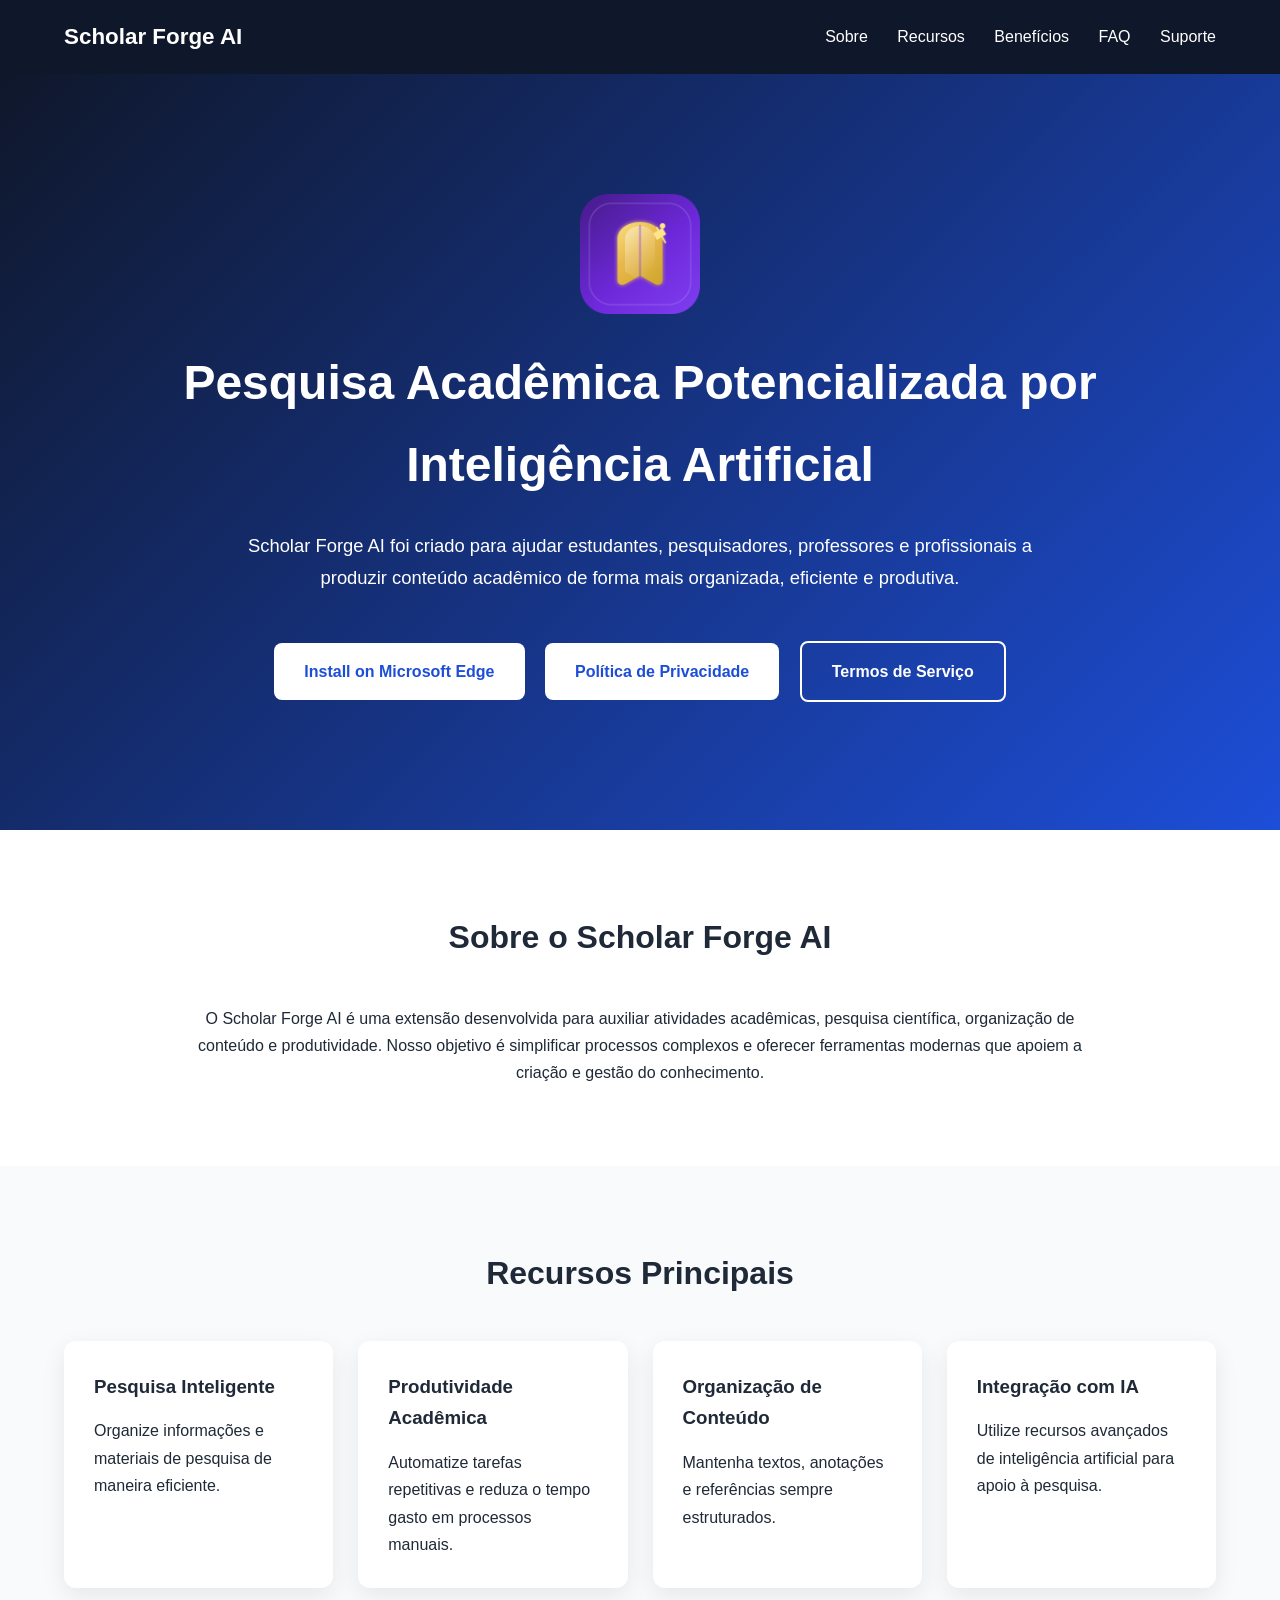
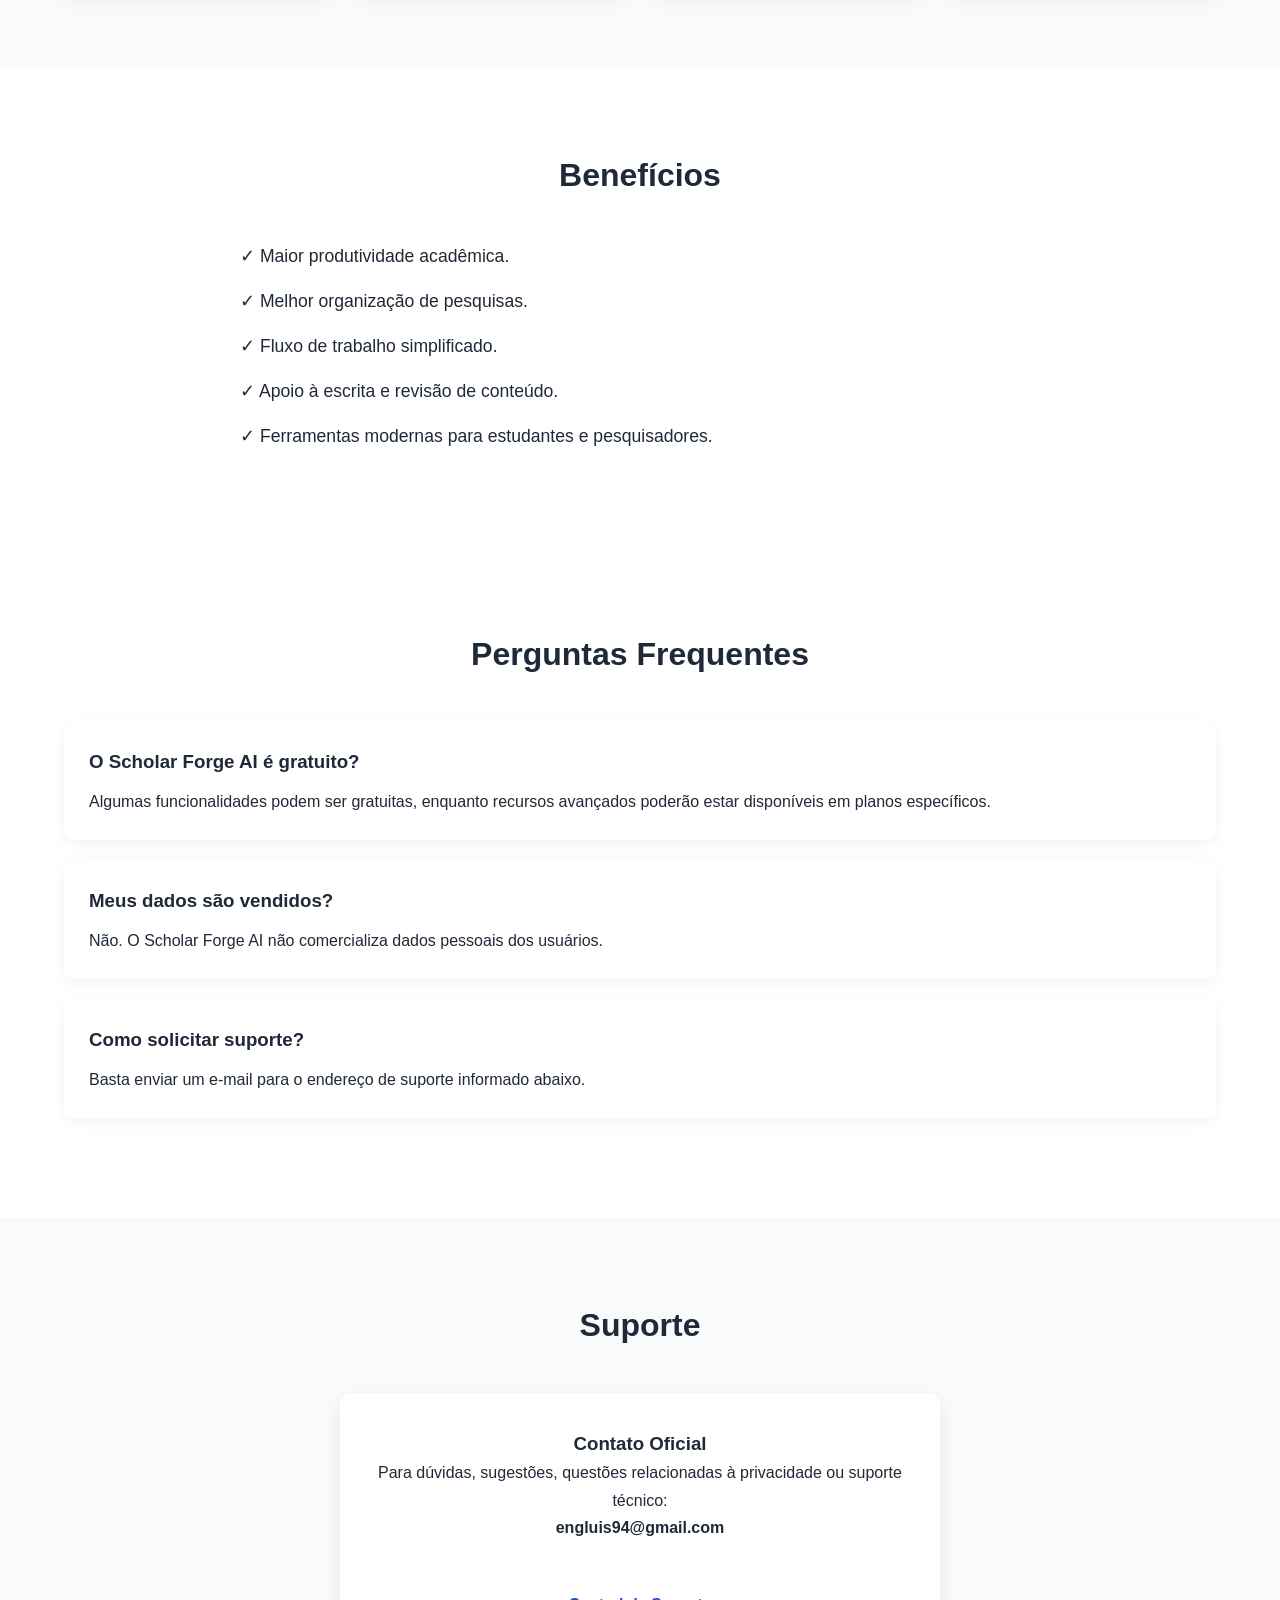
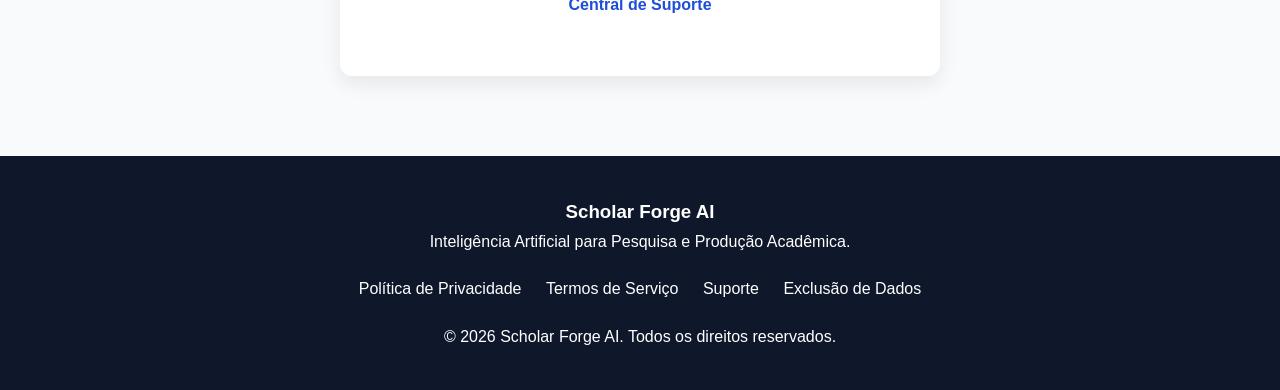
<file: index.html>
<!DOCTYPE html>
<html lang="pt-BR">

<head>
    <link rel="icon" type="image/x-icon" href="favicon.ico">
<link rel="icon" type="image/png" href="logo.png">
    <meta charset="UTF-8">
    <meta name="viewport" content="width=device-width, initial-scale=1.0">

    <title>Scholar Forge AI | Pesquisa Acadêmica com Inteligência Artificial</title>

    <meta name="description"
        content="Scholar Forge AI é uma extensão inteligente para estudantes, pesquisadores e profissionais que desejam otimizar pesquisas, organizar referências e aumentar a produtividade acadêmica.">

    <meta name="keywords"
        content="IA acadêmica, pesquisa científica, extensão chrome, inteligência artificial, produtividade acadêmica">

    <meta name="author" content="Scholar Forge AI">

    <link rel="icon" href="logo.png">

    <style>
        * {
            margin: 0;
            padding: 0;
            box-sizing: border-box;
        }

        html {
            scroll-behavior: smooth;
        }

        body {
            font-family: Arial, Helvetica, sans-serif;
            color: #1f2937;
            background: #f8fafc;
            line-height: 1.7;
        }

        .container {
            width: 90%;
            max-width: 1200px;
            margin: auto;
        }

        nav {
            background: #0f172a;
            position: sticky;
            top: 0;
            z-index: 999;
        }

        .nav-container {
            display: flex;
            justify-content: space-between;
            align-items: center;
            padding: 18px 0;
        }

        .logo {
            color: white;
            font-size: 1.4rem;
            font-weight: bold;
        }

        .menu a {
            color: white;
            text-decoration: none;
            margin-left: 25px;
            font-weight: 500;
        }

        .site-logo {
            width: 120px;
            margin-bottom: 20px;
        }

        .hero {
            background: linear-gradient(135deg, #0f172a, #1d4ed8);
            color: white;
            text-align: center;
            padding: 120px 20px;
        }

        .hero h1 {
            font-size: 3rem;
            margin-bottom: 25px;
        }

        .hero p {
            max-width: 850px;
            margin: auto;
            font-size: 1.15rem;
        }

        .hero-buttons {
            margin-top: 40px;
        }

        .btn {
            display: inline-block;
            padding: 15px 30px;
            margin: 8px;
            border-radius: 8px;
            text-decoration: none;
            font-weight: bold;
        }

        .btn-primary {
            background: white;
            color: #1d4ed8;
        }

        .btn-secondary {
            background: transparent;
            color: white;
            border: 2px solid white;
        }

        section {
            padding: 80px 0;
        }

        section h2 {
            text-align: center;
            margin-bottom: 40px;
            font-size: 2rem;
        }

        .cards {
            display: grid;
            grid-template-columns: repeat(auto-fit, minmax(250px, 1fr));
            gap: 25px;
        }

        .card {
            background: white;
            padding: 30px;
            border-radius: 12px;
            box-shadow: 0 8px 25px rgba(0, 0, 0, .08);
        }

        .card h3 {
            margin-bottom: 15px;
        }

        .about,
        .benefits,
        .faq {
            background: white;
        }

        .benefits ul {
            max-width: 800px;
            margin: auto;
            list-style: none;
        }

        .benefits li {
            margin-bottom: 15px;
            font-size: 1.1rem;
        }

        .faq-item {
            background: #ffffff;
            padding: 25px;
            border-radius: 10px;
            margin-bottom: 20px;
            box-shadow: 0 4px 15px rgba(0, 0, 0, .05);
        }

        .faq-item h3 {
            margin-bottom: 10px;
        }

        .support-box {
            text-align: center;
            background: white;
            max-width: 600px;
            margin: auto;
            padding: 35px;
            border-radius: 12px;
            box-shadow: 0 8px 20px rgba(0, 0, 0, .08);
        }

        footer {
            background: #0f172a;
            color: white;
            text-align: center;
            padding: 40px 20px;
        }

        footer a {
            color: white;
            margin: 0 10px;
            text-decoration: none;
        }

        .footer-links {
            margin: 20px 0;
        }

        @media(max-width:768px) {
            .hero h1 {
                font-size: 2rem;
            }

            .menu {
                display: none;
            }
        }
    </style>

</head>

<body>

    <nav>

        <div class="container nav-container">

            <div class="logo">
                Scholar Forge AI
            </div>

            <div class="menu">
                <a href="#sobre">Sobre</a>
                <a href="#recursos">Recursos</a>
                <a href="#beneficios">Benefícios</a>
                <a href="#faq">FAQ</a>
                <a href="#suporte">Suporte</a>
            </div>

        </div>

    </nav>

    <header class="hero">

        <div class="container">

            <img src="logo.png" alt="Scholar Forge AI Logo" class="site-logo">

            <h1>
                Pesquisa Acadêmica Potencializada por Inteligência Artificial
            </h1>

            <p>
                Scholar Forge AI foi criado para ajudar estudantes, pesquisadores,
                professores e profissionais a produzir conteúdo acadêmico de forma
                mais organizada, eficiente e produtiva.
            </p>

            <div class="hero-buttons">

    <a href="https://microsoftedge.microsoft.com/addons/detail/scholarforge-ai/gblmfodcpnkjlcgngccbmphenmpmcbjg"
       class="btn btn-primary"
       target="_blank"
       rel="noopener noreferrer">
       Install on Microsoft Edge
    </a>

    <a href="privacy.html" class="btn btn-primary">
        Política de Privacidade
    </a>

    <a href="terms.html" class="btn btn-secondary">
        Termos de Serviço
    </a>

</div>

        </div>

    </header>

    <section id="sobre" class="about">

        <div class="container">

            <h2>Sobre o Scholar Forge AI</h2>

            <p style="text-align:center;max-width:900px;margin:auto;">
                O Scholar Forge AI é uma extensão desenvolvida para auxiliar atividades
                acadêmicas, pesquisa científica, organização de conteúdo e produtividade.
                Nosso objetivo é simplificar processos complexos e oferecer ferramentas
                modernas que apoiem a criação e gestão do conhecimento.
            </p>

        </div>

    </section>

    <section id="recursos">

        <div class="container">

            <h2>Recursos Principais</h2>

            <div class="cards">

                <div class="card">
                    <h3>Pesquisa Inteligente</h3>
                    <p>Organize informações e materiais de pesquisa de maneira eficiente.</p>
                </div>

                <div class="card">
                    <h3>Produtividade Acadêmica</h3>
                    <p>Automatize tarefas repetitivas e reduza o tempo gasto em processos manuais.</p>
                </div>

                <div class="card">
                    <h3>Organização de Conteúdo</h3>
                    <p>Mantenha textos, anotações e referências sempre estruturados.</p>
                </div>

                <div class="card">
                    <h3>Integração com IA</h3>
                    <p>Utilize recursos avançados de inteligência artificial para apoio à pesquisa.</p>
                </div>

            </div>

        </div>

    </section>

    <section id="beneficios" class="benefits">

        <div class="container">

            <h2>Benefícios</h2>

            <ul>
                <li>✓ Maior produtividade acadêmica.</li>
                <li>✓ Melhor organização de pesquisas.</li>
                <li>✓ Fluxo de trabalho simplificado.</li>
                <li>✓ Apoio à escrita e revisão de conteúdo.</li>
                <li>✓ Ferramentas modernas para estudantes e pesquisadores.</li>
            </ul>

        </div>

    </section>

    <section id="faq" class="faq">

        <div class="container">

            <h2>Perguntas Frequentes</h2>

            <div class="faq-item">
                <h3>O Scholar Forge AI é gratuito?</h3>
                <p>Algumas funcionalidades podem ser gratuitas, enquanto recursos avançados poderão estar disponíveis em planos específicos.</p>
            </div>

            <div class="faq-item">
                <h3>Meus dados são vendidos?</h3>
                <p>Não. O Scholar Forge AI não comercializa dados pessoais dos usuários.</p>
            </div>

            <div class="faq-item">
                <h3>Como solicitar suporte?</h3>
                <p>Basta enviar um e-mail para o endereço de suporte informado abaixo.</p>
            </div>

        </div>

    </section>

    <section id="suporte">

        <div class="container">

            <h2>Suporte</h2>

            <div class="support-box">

                <h3>Contato Oficial</h3>

                <p>
                    Para dúvidas, sugestões, questões relacionadas à privacidade ou suporte técnico:
                </p>

                <strong>
                    engluis94@gmail.com
                </strong>

                <br><br>

                <a href="support.html" class="btn btn-primary">
                    Central de Suporte
                </a>

            </div>

        </div>

    </section>

    <footer>

        <h3>Scholar Forge AI</h3>

        <p>Inteligência Artificial para Pesquisa e Produção Acadêmica.</p>

        <div class="footer-links">

            <a href="privacy.html">Política de Privacidade</a>

            <a href="terms.html">Termos de Serviço</a>

            <a href="support.html">Suporte</a>

            <a href="data-deletion.html">Exclusão de Dados</a>

        </div>

        <p>
            © 2026 Scholar Forge AI. Todos os direitos reservados.
        </p>

    </footer>

</body>

</html>
</file>
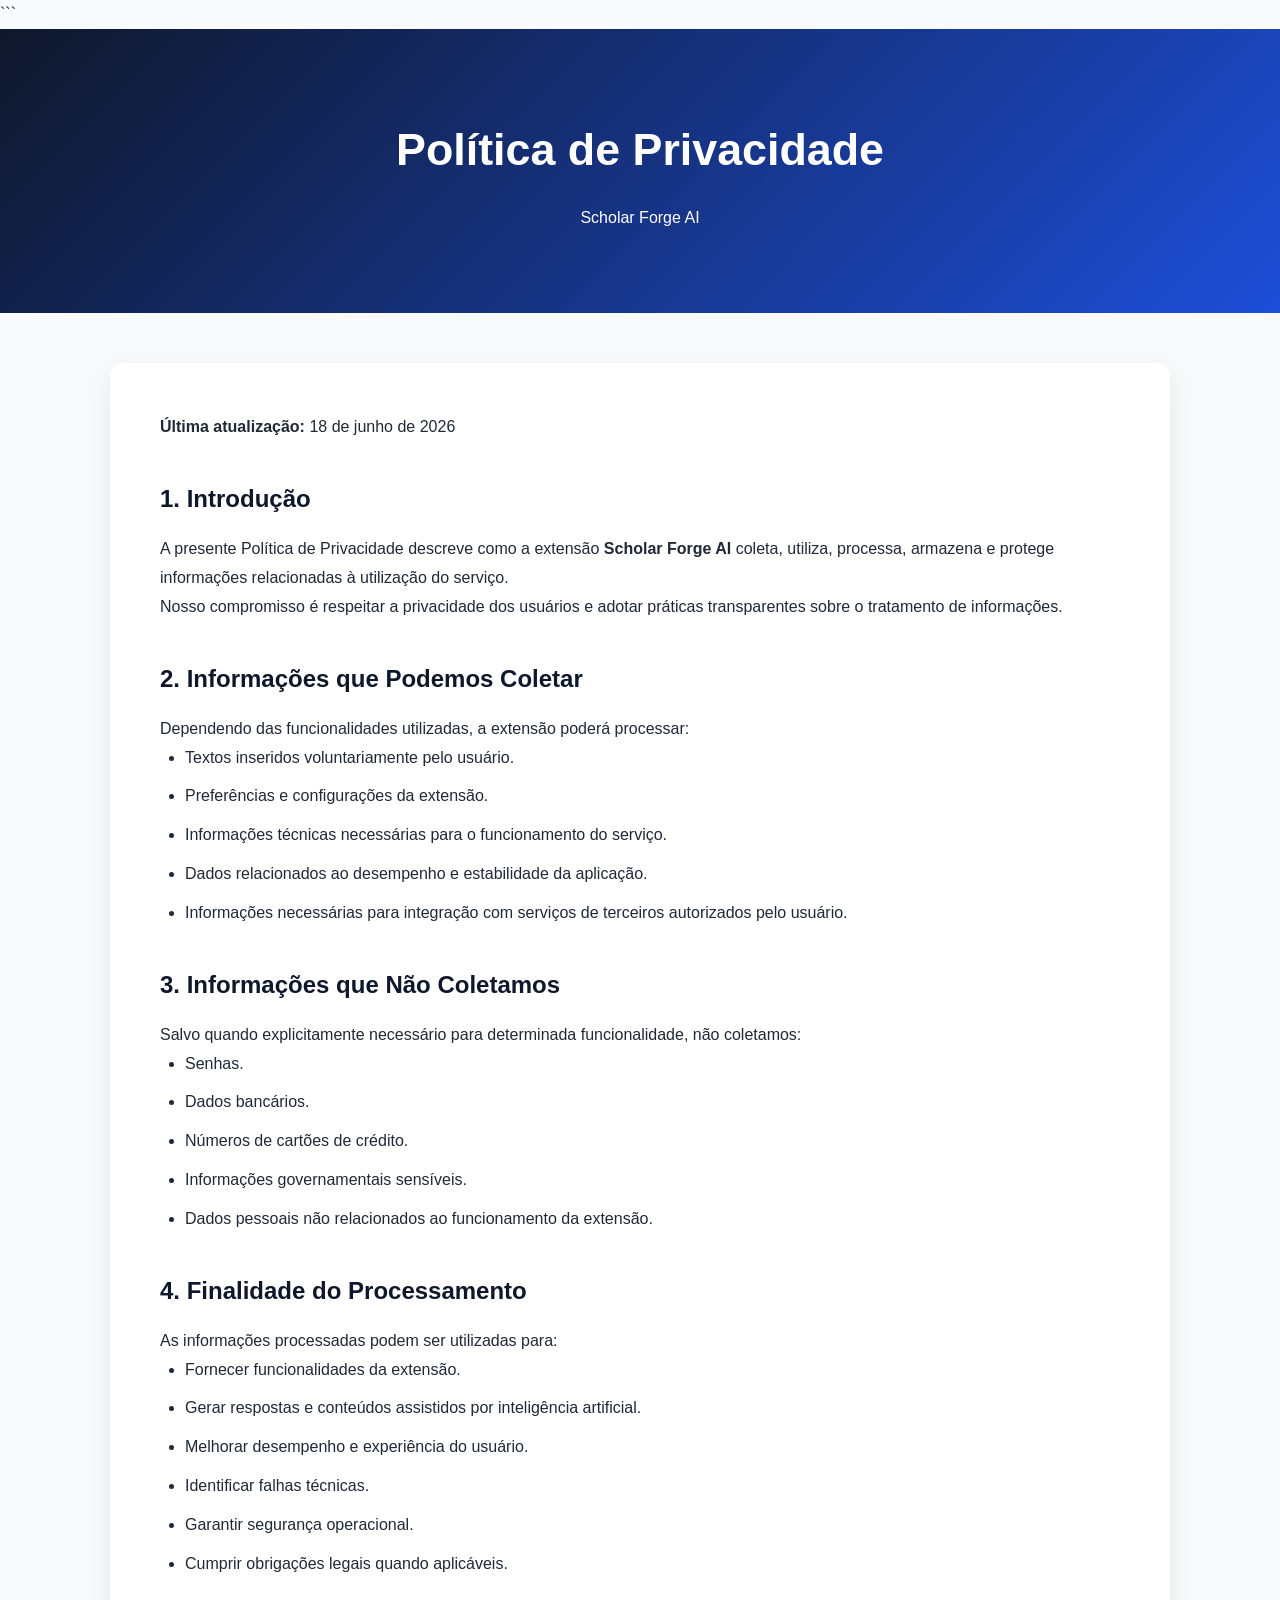
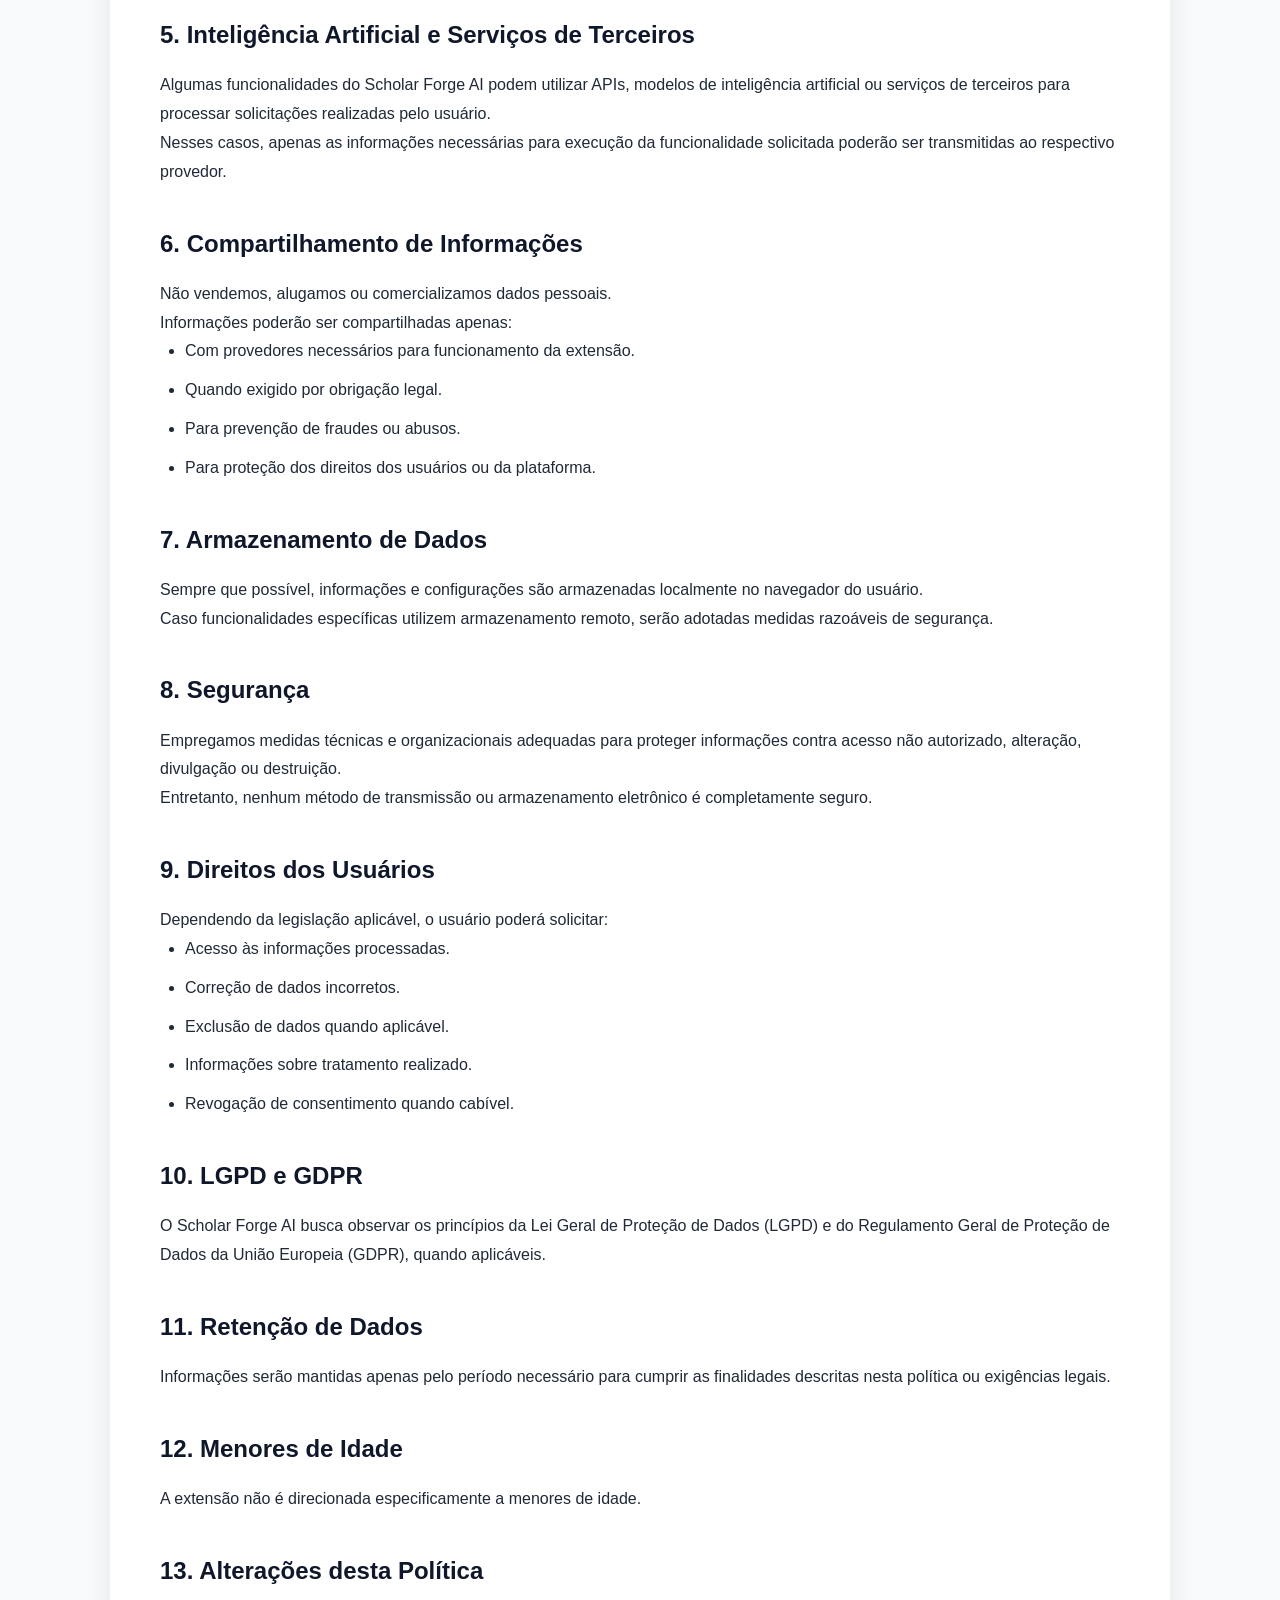
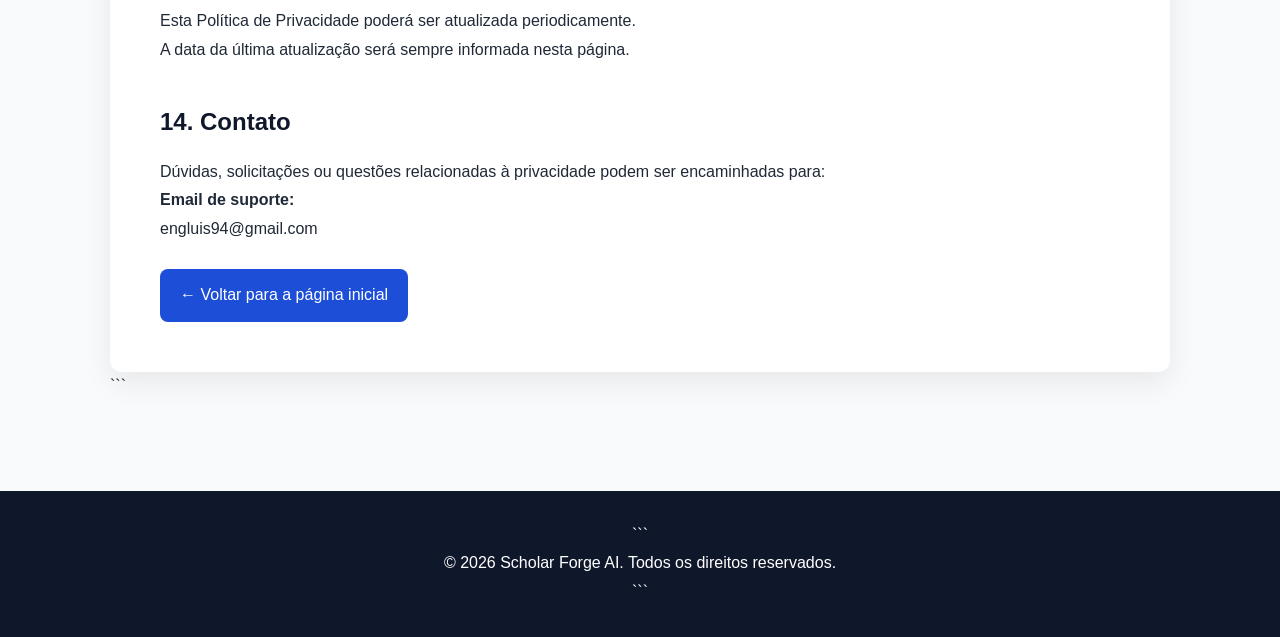
<file: privacy.html>
<!DOCTYPE html>

<html lang="pt-BR">

<head>
    <link rel="icon" type="image/x-icon" href="favicon.ico">
<link rel="icon" type="image/png" href="logo.png">
    <meta charset="UTF-8">
    <meta name="viewport" content="width=device-width, initial-scale=1.0">


<title>Política de Privacidade | Scholar Forge AI</title>

<meta name="description"
    content="Política de Privacidade da extensão Scholar Forge AI.">

<style>
    *{
        margin:0;
        padding:0;
        box-sizing:border-box;
    }

    body{
        font-family:Arial, Helvetica, sans-serif;
        background:#f8fafc;
        color:#1f2937;
        line-height:1.8;
    }

    header{
        background:linear-gradient(135deg,#0f172a,#1d4ed8);
        color:white;
        text-align:center;
        padding:80px 20px;
    }

    header h1{
        font-size:2.8rem;
        margin-bottom:15px;
    }

    .container{
        max-width:1100px;
        margin:auto;
        padding:50px 20px;
    }

    .content{
        background:white;
        padding:50px;
        border-radius:12px;
        box-shadow:0 10px 30px rgba(0,0,0,.08);
    }

    h2{
        margin-top:35px;
        margin-bottom:15px;
        color:#0f172a;
    }

    ul{
        padding-left:25px;
    }

    li{
        margin-bottom:10px;
    }

    a{
        color:#1d4ed8;
        text-decoration:none;
    }

    footer{
        background:#0f172a;
        color:white;
        text-align:center;
        padding:30px;
        margin-top:40px;
    }

    .back{
        display:inline-block;
        margin-top:25px;
        padding:12px 20px;
        background:#1d4ed8;
        color:white;
        border-radius:8px;
    }

    @media(max-width:768px){

        header h1{
            font-size:2rem;
        }

        .content{
            padding:25px;
        }
    }
</style>
```

</head>

<body>

<header>


<h1>Política de Privacidade</h1>

<p>Scholar Forge AI</p>


</header>

<div class="container">


<div class="content">

    <p><strong>Última atualização:</strong> 18 de junho de 2026</p>

    <h2>1. Introdução</h2>

    <p>
        A presente Política de Privacidade descreve como a extensão
        <strong>Scholar Forge AI</strong> coleta, utiliza, processa,
        armazena e protege informações relacionadas à utilização do serviço.
    </p>

    <p>
        Nosso compromisso é respeitar a privacidade dos usuários e adotar
        práticas transparentes sobre o tratamento de informações.
    </p>

    <h2>2. Informações que Podemos Coletar</h2>

    <p>
        Dependendo das funcionalidades utilizadas, a extensão poderá processar:
    </p>

    <ul>
        <li>Textos inseridos voluntariamente pelo usuário.</li>
        <li>Preferências e configurações da extensão.</li>
        <li>Informações técnicas necessárias para o funcionamento do serviço.</li>
        <li>Dados relacionados ao desempenho e estabilidade da aplicação.</li>
        <li>Informações necessárias para integração com serviços de terceiros autorizados pelo usuário.</li>
    </ul>

    <h2>3. Informações que Não Coletamos</h2>

    <p>
        Salvo quando explicitamente necessário para determinada funcionalidade,
        não coletamos:
    </p>

    <ul>
        <li>Senhas.</li>
        <li>Dados bancários.</li>
        <li>Números de cartões de crédito.</li>
        <li>Informações governamentais sensíveis.</li>
        <li>Dados pessoais não relacionados ao funcionamento da extensão.</li>
    </ul>

    <h2>4. Finalidade do Processamento</h2>

    <p>
        As informações processadas podem ser utilizadas para:
    </p>

    <ul>
        <li>Fornecer funcionalidades da extensão.</li>
        <li>Gerar respostas e conteúdos assistidos por inteligência artificial.</li>
        <li>Melhorar desempenho e experiência do usuário.</li>
        <li>Identificar falhas técnicas.</li>
        <li>Garantir segurança operacional.</li>
        <li>Cumprir obrigações legais quando aplicáveis.</li>
    </ul>

    <h2>5. Inteligência Artificial e Serviços de Terceiros</h2>

    <p>
        Algumas funcionalidades do Scholar Forge AI podem utilizar APIs,
        modelos de inteligência artificial ou serviços de terceiros para
        processar solicitações realizadas pelo usuário.
    </p>

    <p>
        Nesses casos, apenas as informações necessárias para execução da
        funcionalidade solicitada poderão ser transmitidas ao respectivo provedor.
    </p>

    <h2>6. Compartilhamento de Informações</h2>

    <p>
        Não vendemos, alugamos ou comercializamos dados pessoais.
    </p>

    <p>
        Informações poderão ser compartilhadas apenas:
    </p>

    <ul>
        <li>Com provedores necessários para funcionamento da extensão.</li>
        <li>Quando exigido por obrigação legal.</li>
        <li>Para prevenção de fraudes ou abusos.</li>
        <li>Para proteção dos direitos dos usuários ou da plataforma.</li>
    </ul>

    <h2>7. Armazenamento de Dados</h2>

    <p>
        Sempre que possível, informações e configurações são armazenadas
        localmente no navegador do usuário.
    </p>

    <p>
        Caso funcionalidades específicas utilizem armazenamento remoto,
        serão adotadas medidas razoáveis de segurança.
    </p>

    <h2>8. Segurança</h2>

    <p>
        Empregamos medidas técnicas e organizacionais adequadas para proteger
        informações contra acesso não autorizado, alteração, divulgação ou destruição.
    </p>

    <p>
        Entretanto, nenhum método de transmissão ou armazenamento eletrônico
        é completamente seguro.
    </p>

    <h2>9. Direitos dos Usuários</h2>

    <p>
        Dependendo da legislação aplicável, o usuário poderá solicitar:
    </p>

    <ul>
        <li>Acesso às informações processadas.</li>
        <li>Correção de dados incorretos.</li>
        <li>Exclusão de dados quando aplicável.</li>
        <li>Informações sobre tratamento realizado.</li>
        <li>Revogação de consentimento quando cabível.</li>
    </ul>

    <h2>10. LGPD e GDPR</h2>

    <p>
        O Scholar Forge AI busca observar os princípios da
        Lei Geral de Proteção de Dados (LGPD) e do
        Regulamento Geral de Proteção de Dados da União Europeia (GDPR),
        quando aplicáveis.
    </p>

    <h2>11. Retenção de Dados</h2>

    <p>
        Informações serão mantidas apenas pelo período necessário para
        cumprir as finalidades descritas nesta política ou exigências legais.
    </p>

    <h2>12. Menores de Idade</h2>

    <p>
        A extensão não é direcionada especificamente a menores de idade.
    </p>

    <h2>13. Alterações desta Política</h2>

    <p>
        Esta Política de Privacidade poderá ser atualizada periodicamente.
    </p>

    <p>
        A data da última atualização será sempre informada nesta página.
    </p>

    <h2>14. Contato</h2>

    <p>
        Dúvidas, solicitações ou questões relacionadas à privacidade podem ser encaminhadas para:
    </p>

    <p>
        <strong>Email de suporte:</strong><br>
        engluis94@gmail.com
    </p>

    <a href="index.html" class="back">
        ← Voltar para a página inicial
    </a>

</div>
```

</div>

<footer>

```
<p>
    © 2026 Scholar Forge AI. Todos os direitos reservados.
</p>
```

</footer>

</body>

</html>
</file>
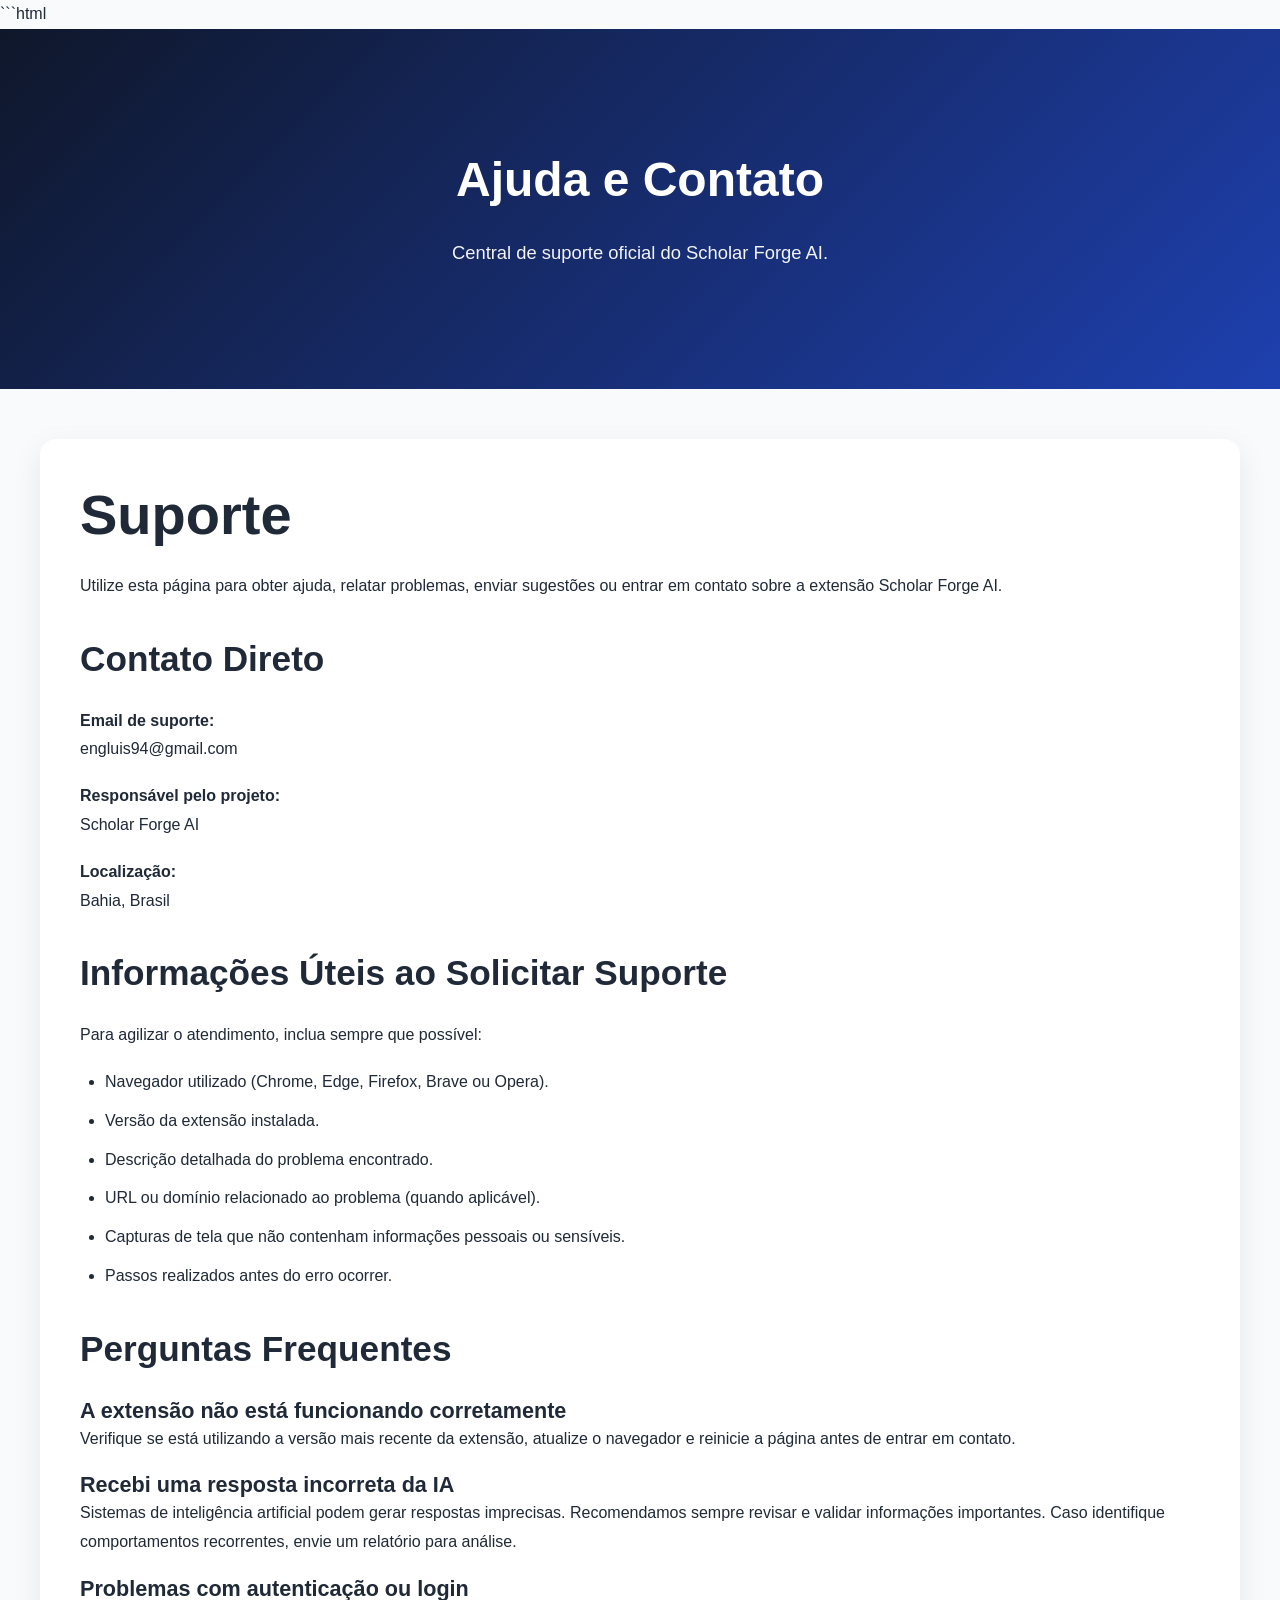
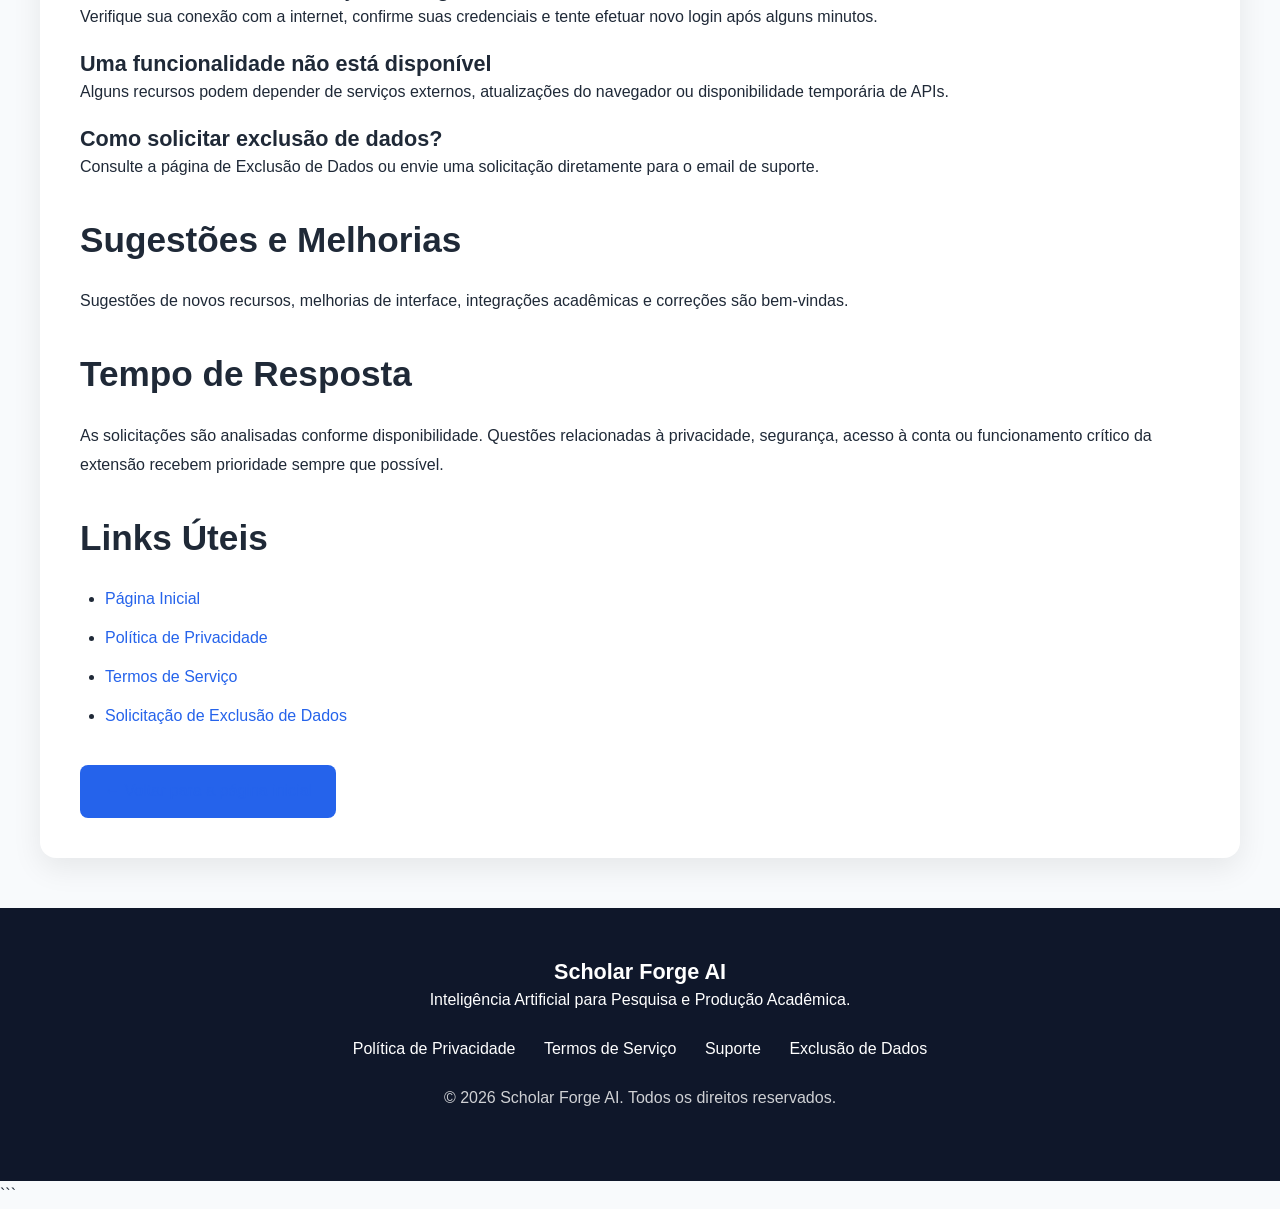
<file: support.html>
```html
<!DOCTYPE html>
<html lang="pt-BR">

<head>

    <meta charset="UTF-8">
    <meta name="viewport" content="width=device-width, initial-scale=1.0">

    <title>Suporte | Scholar Forge AI</title>

    <meta name="description"
        content="Central de suporte da extensão Scholar Forge AI.">

    <link rel="icon" type="image/x-icon" href="favicon.ico">
    <link rel="icon" type="image/png" href="logo.png">

    <link rel="stylesheet" href="styles.css">

    <style>

        .legal {
            background: #ffffff;
            color: #1f2937 !important;
            padding: 40px;
            border-radius: 16px;
            box-shadow: 0 10px 30px rgba(0,0,0,.08);
        }

        .legal h1,
        .legal h2,
        .legal h3,
        .legal p,
        .legal li,
        .legal strong {
            color: #1f2937 !important;
        }

        .legal a {
            color: #2563eb !important;
            text-decoration: none;
        }

        .legal a:hover {
            text-decoration: underline;
        }

        .back {
            display: inline-block;
            margin-top: 25px;
            padding: 12px 24px;
            background: #2563eb;
            color: white !important;
            border-radius: 8px;
            text-decoration: none;
        }

        .back:hover {
            opacity: .9;
        }

    </style>

</head>

<body>

    <header class="hero">

        <div class="container">

            <h1>Ajuda e Contato</h1>

            <p>
                Central de suporte oficial do Scholar Forge AI.
            </p>

        </div>

    </header>

    <section class="section">

        <div class="container">

            <div class="legal">

                <h1>Suporte</h1>

                <p>
                    Utilize esta página para obter ajuda, relatar problemas,
                    enviar sugestões ou entrar em contato sobre a extensão
                    Scholar Forge AI.
                </p>

                <h2>Contato Direto</h2>

                <p>
                    <strong>Email de suporte:</strong><br>
                    engluis94@gmail.com
                </p>

                <p>
                    <strong>Responsável pelo projeto:</strong><br>
                    Scholar Forge AI
                </p>

                <p>
                    <strong>Localização:</strong><br>
                    Bahia, Brasil
                </p>

                <h2>Informações Úteis ao Solicitar Suporte</h2>

                <p>
                    Para agilizar o atendimento, inclua sempre que possível:
                </p>

                <ul>
                    <li>Navegador utilizado (Chrome, Edge, Firefox, Brave ou Opera).</li>
                    <li>Versão da extensão instalada.</li>
                    <li>Descrição detalhada do problema encontrado.</li>
                    <li>URL ou domínio relacionado ao problema (quando aplicável).</li>
                    <li>Capturas de tela que não contenham informações pessoais ou sensíveis.</li>
                    <li>Passos realizados antes do erro ocorrer.</li>
                </ul>

                <h2>Perguntas Frequentes</h2>

                <h3>A extensão não está funcionando corretamente</h3>

                <p>
                    Verifique se está utilizando a versão mais recente da extensão,
                    atualize o navegador e reinicie a página antes de entrar em contato.
                </p>

                <h3>Recebi uma resposta incorreta da IA</h3>

                <p>
                    Sistemas de inteligência artificial podem gerar respostas imprecisas.
                    Recomendamos sempre revisar e validar informações importantes.
                    Caso identifique comportamentos recorrentes, envie um relatório para análise.
                </p>

                <h3>Problemas com autenticação ou login</h3>

                <p>
                    Verifique sua conexão com a internet, confirme suas credenciais
                    e tente efetuar novo login após alguns minutos.
                </p>

                <h3>Uma funcionalidade não está disponível</h3>

                <p>
                    Alguns recursos podem depender de serviços externos,
                    atualizações do navegador ou disponibilidade temporária de APIs.
                </p>

                <h3>Como solicitar exclusão de dados?</h3>

                <p>
                    Consulte a página de Exclusão de Dados ou envie uma solicitação
                    diretamente para o email de suporte.
                </p>

                <h2>Sugestões e Melhorias</h2>

                <p>
                    Sugestões de novos recursos, melhorias de interface,
                    integrações acadêmicas e correções são bem-vindas.
                </p>

                <h2>Tempo de Resposta</h2>

                <p>
                    As solicitações são analisadas conforme disponibilidade.
                    Questões relacionadas à privacidade, segurança,
                    acesso à conta ou funcionamento crítico da extensão
                    recebem prioridade sempre que possível.
                </p>

                <h2>Links Úteis</h2>

                <ul>
                    <li><a href="index.html">Página Inicial</a></li>
                    <li><a href="privacy.html">Política de Privacidade</a></li>
                    <li><a href="terms.html">Termos de Serviço</a></li>
                    <li><a href="data-deletion.html">Solicitação de Exclusão de Dados</a></li>
                </ul>

                <a href="index.html" class="back">
                    ← Voltar para a página inicial
                </a>

            </div>

        </div>

    </section>

    <footer>

        <div class="footer-content">

            <h3>Scholar Forge AI</h3>

            <p>
                Inteligência Artificial para Pesquisa e Produção Acadêmica.
            </p>

            <div class="footer-links">

                <a href="privacy.html">Política de Privacidade</a>
                <a href="terms.html">Termos de Serviço</a>
                <a href="support.html">Suporte</a>
                <a href="data-deletion.html">Exclusão de Dados</a>

            </div>

            <p class="copyright">
                © 2026 Scholar Forge AI. Todos os direitos reservados.
            </p>

        </div>

    </footer>

</body>

</html>
```
</file>
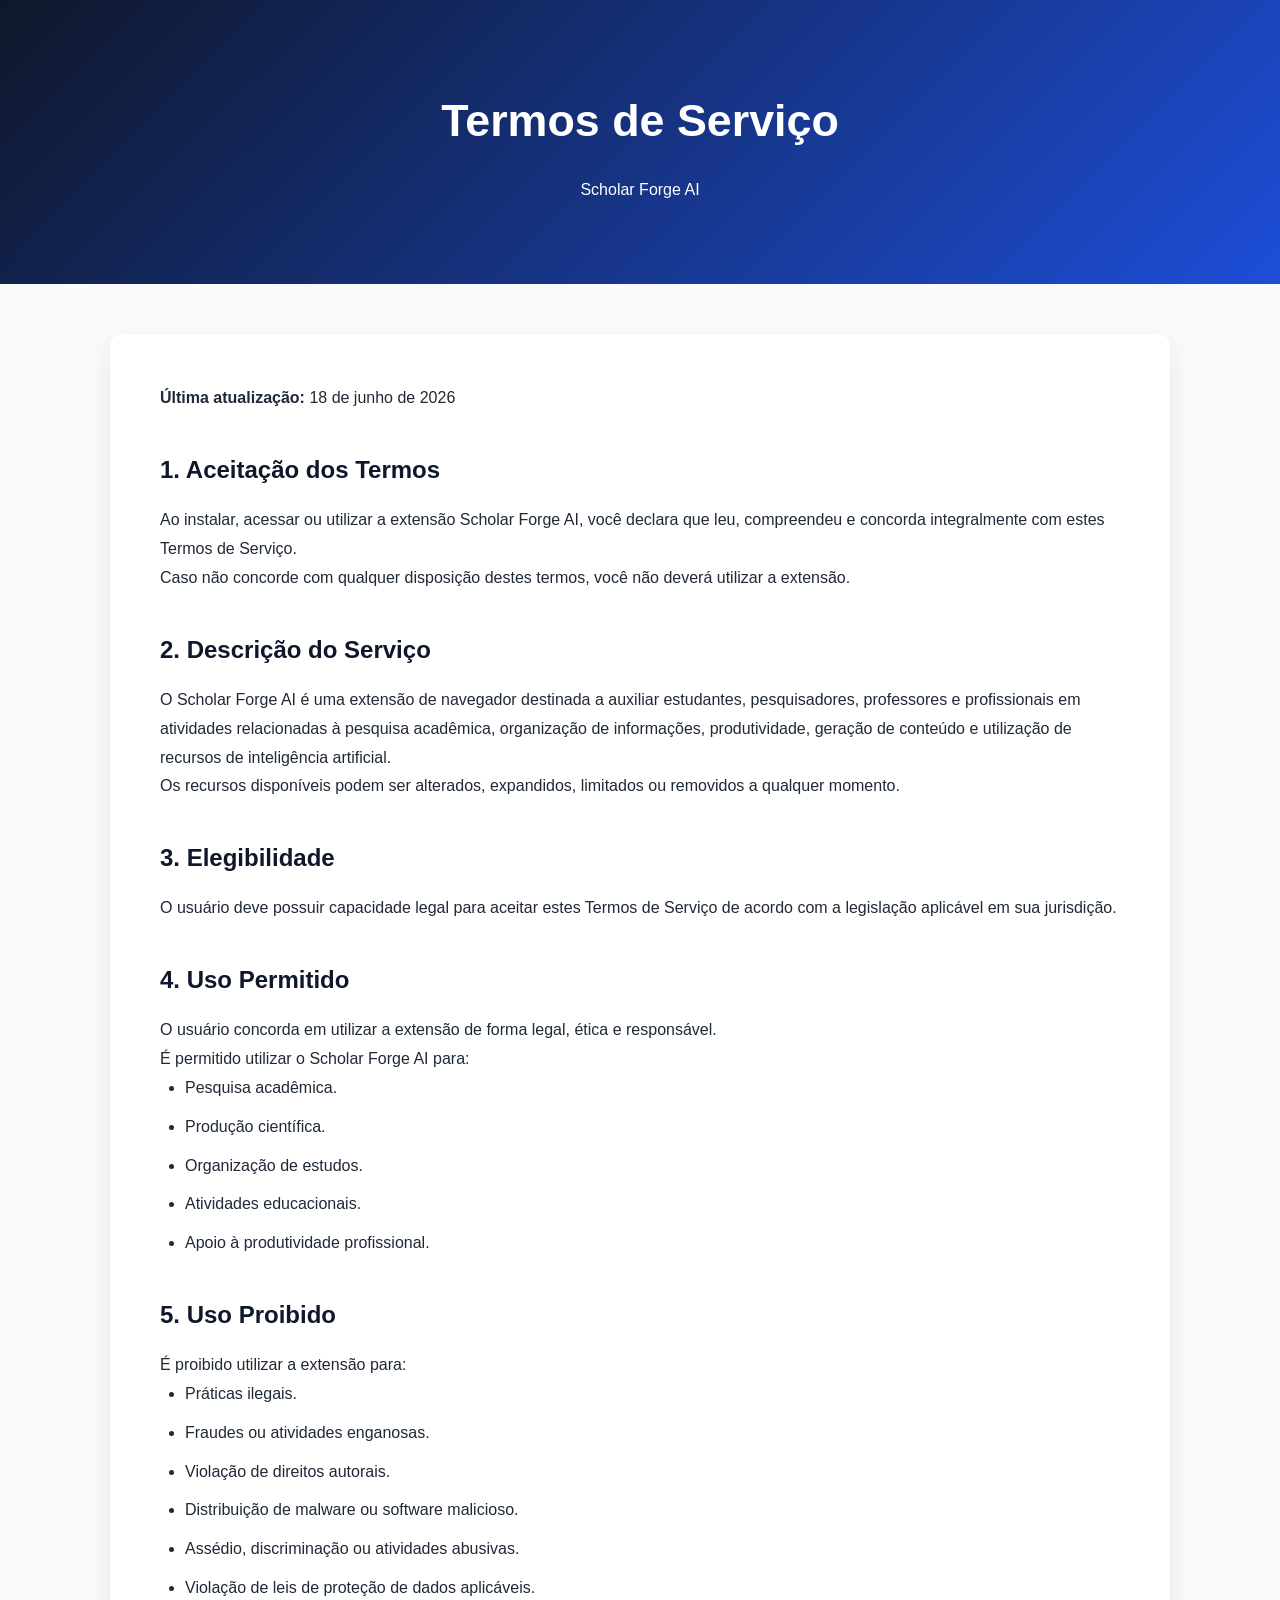
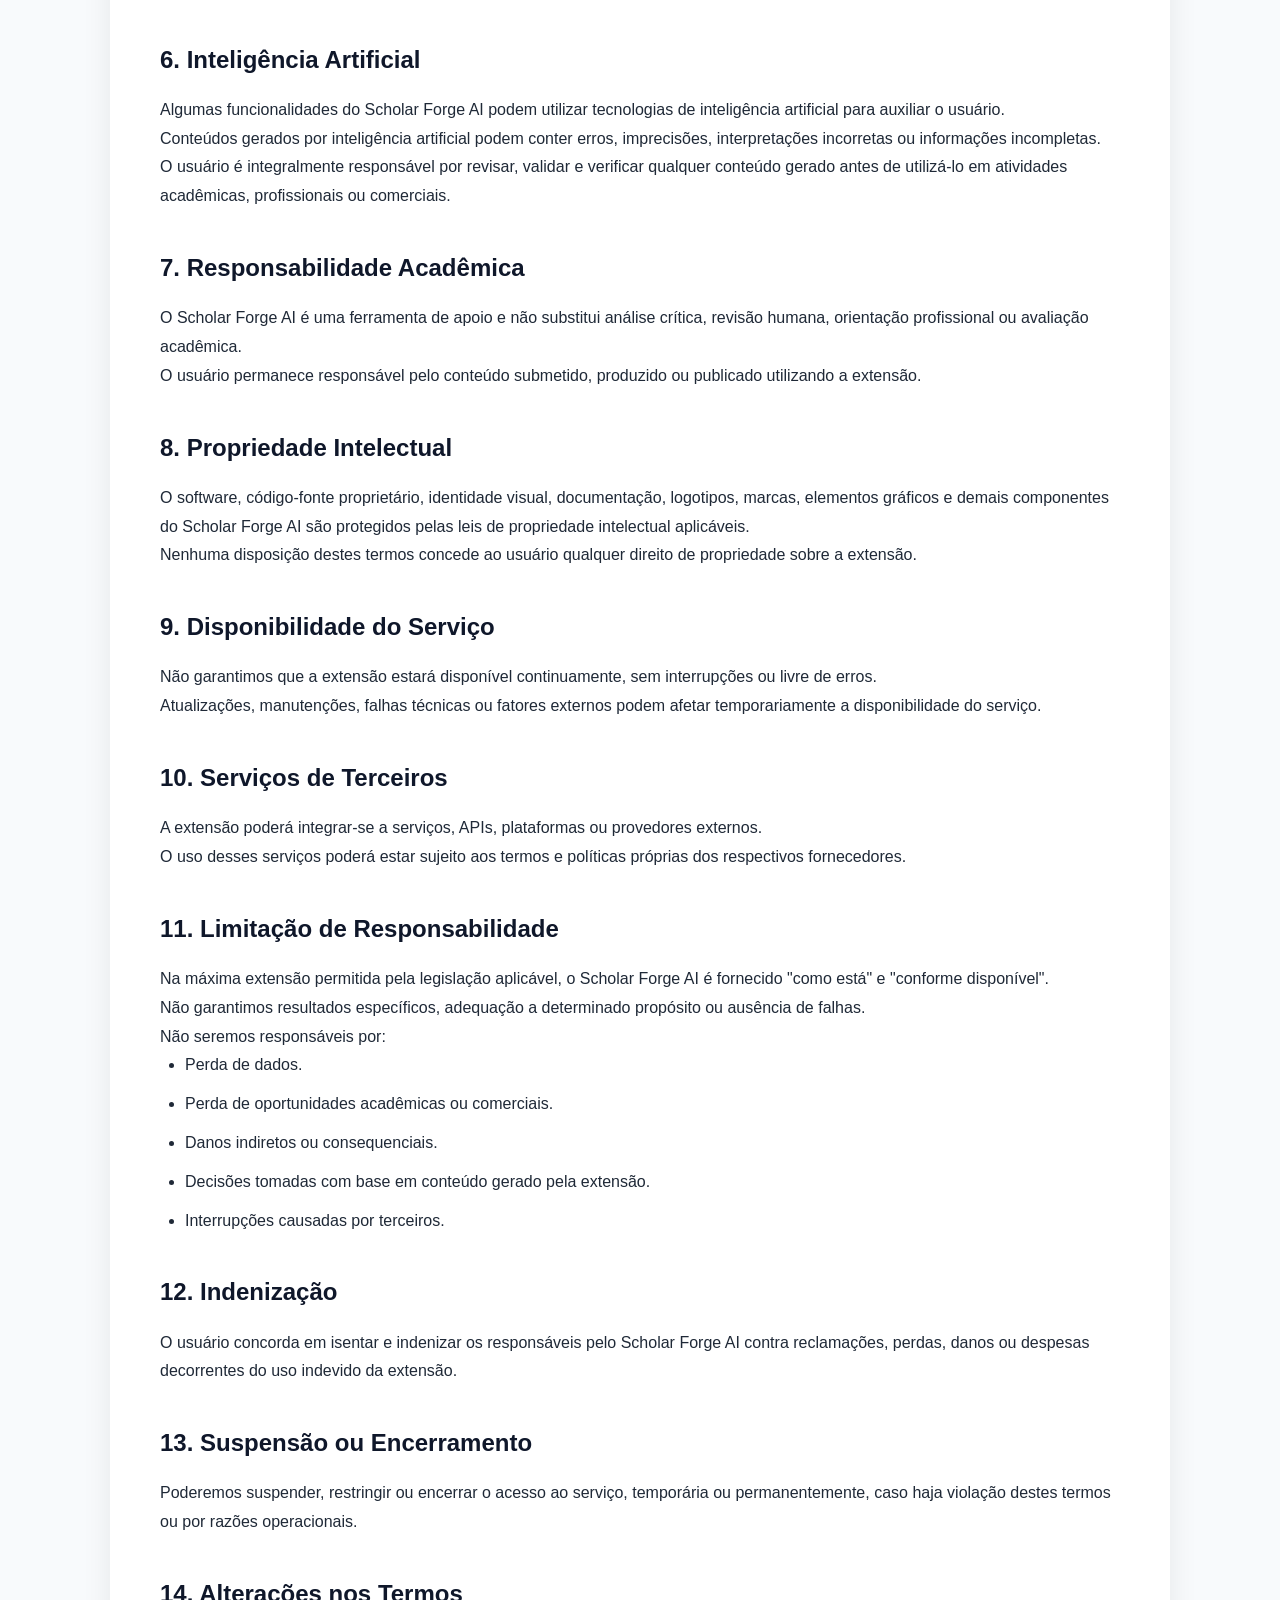
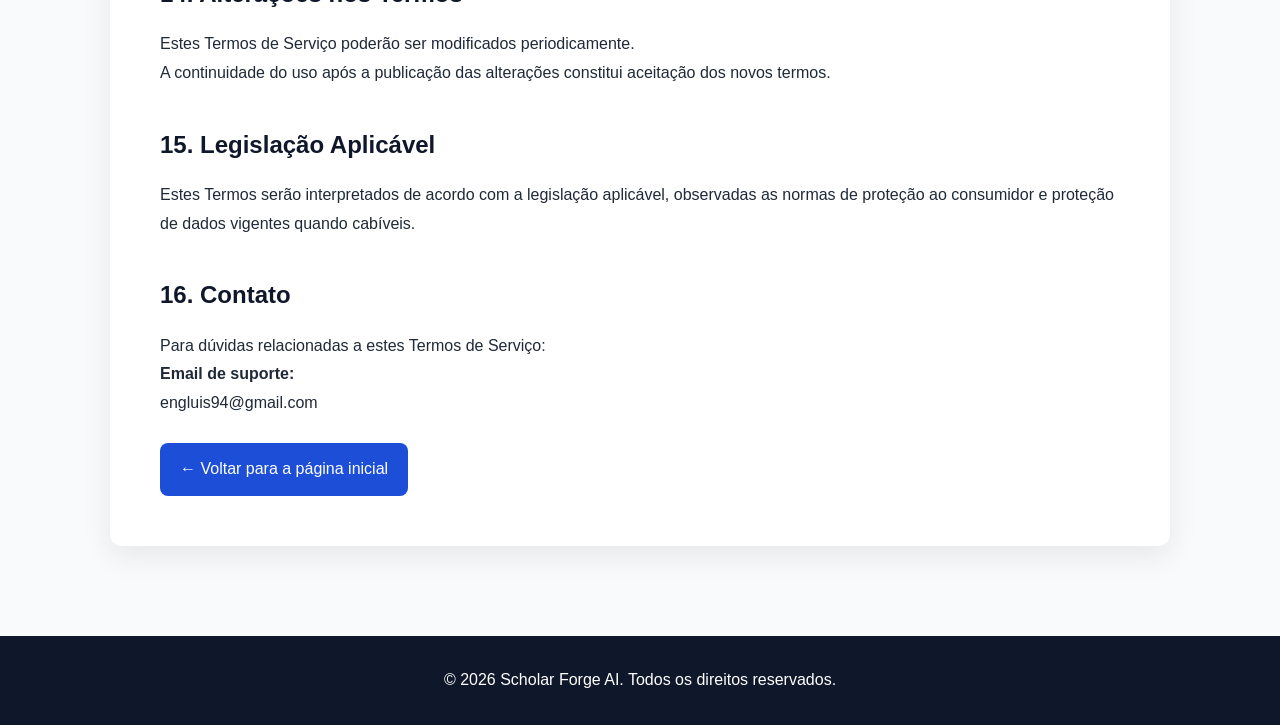
<file: terms.html>
<!DOCTYPE html>

<html lang="pt-BR">

<head>
    <link rel="icon" type="image/x-icon" href="favicon.ico">
<link rel="icon" type="image/png" href="logo.png">
    <meta charset="UTF-8">
    <meta name="viewport" content="width=device-width, initial-scale=1.0">

<title>Termos de Serviço | Scholar Forge AI</title>

<meta name="description"
    content="Termos de Serviço da extensão Scholar Forge AI.">

<style>
    *{
        margin:0;
        padding:0;
        box-sizing:border-box;
    }

    body{
        font-family:Arial, Helvetica, sans-serif;
        background:#f8fafc;
        color:#1f2937;
        line-height:1.8;
    }

    header{
        background:linear-gradient(135deg,#0f172a,#1d4ed8);
        color:white;
        text-align:center;
        padding:80px 20px;
    }

    header h1{
        font-size:2.8rem;
        margin-bottom:15px;
    }

    .container{
        max-width:1100px;
        margin:auto;
        padding:50px 20px;
    }

    .content{
        background:white;
        padding:50px;
        border-radius:12px;
        box-shadow:0 10px 30px rgba(0,0,0,.08);
    }

    h2{
        margin-top:35px;
        margin-bottom:15px;
        color:#0f172a;
    }

    ul{
        padding-left:25px;
    }

    li{
        margin-bottom:10px;
    }

    footer{
        background:#0f172a;
        color:white;
        text-align:center;
        padding:30px;
        margin-top:40px;
    }

    .back{
        display:inline-block;
        margin-top:25px;
        padding:12px 20px;
        background:#1d4ed8;
        color:white;
        text-decoration:none;
        border-radius:8px;
        transition:.3s;
    }

    .back:hover{
        opacity:.9;
    }

    @media(max-width:768px){

        header h1{
            font-size:2rem;
        }

        .content{
            padding:25px;
        }

    }
</style>


</head>

<body>

<header>


<h1>Termos de Serviço</h1>

<p>Scholar Forge AI</p>


</header>

<div class="container">


<div class="content">

    <p><strong>Última atualização:</strong> 18 de junho de 2026</p>

    <h2>1. Aceitação dos Termos</h2>

    <p>
        Ao instalar, acessar ou utilizar a extensão Scholar Forge AI,
        você declara que leu, compreendeu e concorda integralmente com estes
        Termos de Serviço.
    </p>

    <p>
        Caso não concorde com qualquer disposição destes termos,
        você não deverá utilizar a extensão.
    </p>

    <h2>2. Descrição do Serviço</h2>

    <p>
        O Scholar Forge AI é uma extensão de navegador destinada a auxiliar
        estudantes, pesquisadores, professores e profissionais em atividades
        relacionadas à pesquisa acadêmica, organização de informações,
        produtividade, geração de conteúdo e utilização de recursos de
        inteligência artificial.
    </p>

    <p>
        Os recursos disponíveis podem ser alterados, expandidos,
        limitados ou removidos a qualquer momento.
    </p>

    <h2>3. Elegibilidade</h2>

    <p>
        O usuário deve possuir capacidade legal para aceitar estes Termos
        de Serviço de acordo com a legislação aplicável em sua jurisdição.
    </p>

    <h2>4. Uso Permitido</h2>

    <p>
        O usuário concorda em utilizar a extensão de forma legal,
        ética e responsável.
    </p>

    <p>É permitido utilizar o Scholar Forge AI para:</p>

    <ul>
        <li>Pesquisa acadêmica.</li>
        <li>Produção científica.</li>
        <li>Organização de estudos.</li>
        <li>Atividades educacionais.</li>
        <li>Apoio à produtividade profissional.</li>
    </ul>

    <h2>5. Uso Proibido</h2>

    <p>É proibido utilizar a extensão para:</p>

    <ul>
        <li>Práticas ilegais.</li>
        <li>Fraudes ou atividades enganosas.</li>
        <li>Violação de direitos autorais.</li>
        <li>Distribuição de malware ou software malicioso.</li>
        <li>Assédio, discriminação ou atividades abusivas.</li>
        <li>Violação de leis de proteção de dados aplicáveis.</li>
    </ul>

    <h2>6. Inteligência Artificial</h2>

    <p>
        Algumas funcionalidades do Scholar Forge AI podem utilizar
        tecnologias de inteligência artificial para auxiliar o usuário.
    </p>

    <p>
        Conteúdos gerados por inteligência artificial podem conter erros,
        imprecisões, interpretações incorretas ou informações incompletas.
    </p>

    <p>
        O usuário é integralmente responsável por revisar, validar e verificar
        qualquer conteúdo gerado antes de utilizá-lo em atividades acadêmicas,
        profissionais ou comerciais.
    </p>

    <h2>7. Responsabilidade Acadêmica</h2>

    <p>
        O Scholar Forge AI é uma ferramenta de apoio e não substitui análise
        crítica, revisão humana, orientação profissional ou avaliação acadêmica.
    </p>

    <p>
        O usuário permanece responsável pelo conteúdo submetido,
        produzido ou publicado utilizando a extensão.
    </p>

    <h2>8. Propriedade Intelectual</h2>

    <p>
        O software, código-fonte proprietário, identidade visual,
        documentação, logotipos, marcas, elementos gráficos e demais
        componentes do Scholar Forge AI são protegidos pelas leis de
        propriedade intelectual aplicáveis.
    </p>

    <p>
        Nenhuma disposição destes termos concede ao usuário qualquer direito
        de propriedade sobre a extensão.
    </p>

    <h2>9. Disponibilidade do Serviço</h2>

    <p>
        Não garantimos que a extensão estará disponível continuamente,
        sem interrupções ou livre de erros.
    </p>

    <p>
        Atualizações, manutenções, falhas técnicas ou fatores externos podem
        afetar temporariamente a disponibilidade do serviço.
    </p>

    <h2>10. Serviços de Terceiros</h2>

    <p>
        A extensão poderá integrar-se a serviços, APIs, plataformas ou
        provedores externos.
    </p>

    <p>
        O uso desses serviços poderá estar sujeito aos termos e políticas
        próprias dos respectivos fornecedores.
    </p>

    <h2>11. Limitação de Responsabilidade</h2>

    <p>
        Na máxima extensão permitida pela legislação aplicável,
        o Scholar Forge AI é fornecido "como está" e "conforme disponível".
    </p>

    <p>
        Não garantimos resultados específicos, adequação a determinado propósito
        ou ausência de falhas.
    </p>

    <p>
        Não seremos responsáveis por:
    </p>

    <ul>
        <li>Perda de dados.</li>
        <li>Perda de oportunidades acadêmicas ou comerciais.</li>
        <li>Danos indiretos ou consequenciais.</li>
        <li>Decisões tomadas com base em conteúdo gerado pela extensão.</li>
        <li>Interrupções causadas por terceiros.</li>
    </ul>

    <h2>12. Indenização</h2>

    <p>
        O usuário concorda em isentar e indenizar os responsáveis pelo
        Scholar Forge AI contra reclamações, perdas, danos ou despesas
        decorrentes do uso indevido da extensão.
    </p>

    <h2>13. Suspensão ou Encerramento</h2>

    <p>
        Poderemos suspender, restringir ou encerrar o acesso ao serviço,
        temporária ou permanentemente, caso haja violação destes termos
        ou por razões operacionais.
    </p>

    <h2>14. Alterações nos Termos</h2>

    <p>
        Estes Termos de Serviço poderão ser modificados periodicamente.
    </p>

    <p>
        A continuidade do uso após a publicação das alterações constitui
        aceitação dos novos termos.
    </p>

    <h2>15. Legislação Aplicável</h2>

    <p>
        Estes Termos serão interpretados de acordo com a legislação aplicável,
        observadas as normas de proteção ao consumidor e proteção de dados
        vigentes quando cabíveis.
    </p>

    <h2>16. Contato</h2>

    <p>
        Para dúvidas relacionadas a estes Termos de Serviço:
    </p>

    <p>
        <strong>Email de suporte:</strong><br>
        engluis94@gmail.com
    </p>

    <a href="index.html" class="back">
        ← Voltar para a página inicial
    </a>

</div>


</div>

<footer>


<p>
    © 2026 Scholar Forge AI. Todos os direitos reservados.
</p>


</footer>

</body>

</html>
</file>
<file: styles.css>
/* ===================================================
SCHOLAR FORGE AI
Modern Website Stylesheet
Version 2026
=================================================== */

:root{

```
--primary:#2563eb;
--primary-dark:#1d4ed8;

--secondary:#0f172a;

--background:#f8fafc;

--surface:#ffffff;

--text:#1f2937;

--text-light:#64748b;

--border:#e2e8f0;

--success:#16a34a;

--shadow:
    0 10px 25px rgba(0,0,0,.08);

--radius:16px;
```

}

/* ===================================================
RESET
=================================================== */

*{
margin:0;
padding:0;
box-sizing:border-box;
}

html{
scroll-behavior:smooth;
}

/* ===================================================
TEXT COLOR FIXES
=================================================== */

body{
    font-family:
    Inter,
    "Segoe UI",
    Roboto,
    Arial,
    sans-serif;

    background:var(--background);

    color:var(--text);

    line-height:1.8;

    overflow-x:hidden;
}

/* Força textos do Hero */

.hero,
.hero *{
    color:#ffffff;
}

/* Força textos das páginas legais */

.legal,
.legal *{
    color:var(--text);
}

/* Força textos dos cards */

.card,
.card *{
    color:var(--text);
}

/* Força textos FAQ */

.faq-item,
.faq-item *{
    color:var(--text);
}

/* Força textos do suporte */

.support-box,
.support-box *{
    color:var(--text);
}

/* ===================================================
TYPOGRAPHY
=================================================== */

h1,
h2,
h3,
h4,
h5,
h6{

```
color:var(--secondary);

font-weight:700;

line-height:1.3;
```

}

h1{
font-size:3.5rem;
}

h2{
font-size:2.2rem;
margin-bottom:25px;
}

h3{
font-size:1.35rem;
}

p{
margin-bottom:18px;
}

a{
text-decoration:none;
transition:.3s;
}

/* ===================================================
CONTAINER
=================================================== */

.container{

```
width:90%;

max-width:1200px;

margin:auto;
```

}

/* ===================================================
NAVBAR
=================================================== */

.navbar{

```
position:sticky;

top:0;

z-index:999;

backdrop-filter:blur(12px);

background:
rgba(15,23,42,.95);

box-shadow:
0 4px 20px rgba(0,0,0,.1);
```

}

.nav-container{

```
display:flex;

justify-content:space-between;

align-items:center;

padding:18px 0;
```

}

.logo{

```
color:white;

font-size:1.4rem;

font-weight:800;

letter-spacing:.5px;
```

}

.menu{

```
display:flex;

gap:28px;
```

}

.menu a{

```
color:white;

font-weight:500;
```

}

.menu a:hover{

```
color:#93c5fd;
```

}

/* ===================================================
HERO
=================================================== */

.hero{

    background:
    linear-gradient(
        135deg,
        #0f172a,
        #1e40af
    );

    color:#ffffff;

    text-align:center;

    padding:120px 20px;
}

.hero h1{

    color:#ffffff !important;

    max-width:900px;

    margin:auto auto 25px;

    font-size:3rem;
}

.hero p{

    color:#ffffff !important;

    max-width:850px;

    margin:auto;

    font-size:1.15rem;

    opacity:.95;
}

.hero a{

    color:#ffffff;
}

.hero-buttons{

    margin-top:40px;
}

/* ===================================================
BUTTONS
=================================================== */

.btn,
.btn-primary,
.btn-secondary{

```
display:inline-block;

padding:14px 28px;

border-radius:10px;

font-weight:600;

transition:.3s;
```

}

.btn-primary{

```
background:white;

color:var(--primary);
```

}

.btn-primary:hover{

```
transform:translateY(-3px);

box-shadow:var(--shadow);
```

}

.btn-secondary{

```
border:2px solid white;

color:white;
```

}

.btn-secondary:hover{

```
background:white;

color:var(--primary);
```

}

/* ===================================================
SECTIONS
=================================================== */

.section{

```
padding:90px 0;
```

}

.bg-light{

```
background:#f1f5f9;
```

}

/* ===================================================
CARDS
=================================================== */

.cards{

```
display:grid;

grid-template-columns:
repeat(auto-fit,minmax(250px,1fr));

gap:25px;
```

}

.card{

```
background:var(--surface);

border-radius:var(--radius);

padding:30px;

box-shadow:var(--shadow);

transition:.3s;
```

}

.card:hover{

```
transform:translateY(-6px);
```

}

.card h3{

```
margin-bottom:15px;
```

}

/* ===================================================
BENEFITS
=================================================== */

.benefits{

```
max-width:850px;

margin:auto;
```

}

.benefits li{

```
list-style:none;

margin-bottom:18px;

font-size:1.1rem;
```

}

/* ===================================================
FAQ
=================================================== */

.faq-item{

```
background:white;

padding:25px;

border-radius:var(--radius);

margin-bottom:20px;

box-shadow:var(--shadow);
```

}

.faq-item h3{

```
margin-bottom:10px;
```

}

/* ===================================================
SUPPORT BOX
=================================================== */

.support-box{

```
background:white;

max-width:700px;

margin:auto;

text-align:center;

padding:40px;

border-radius:var(--radius);

box-shadow:var(--shadow);
```

}

.support-box h3{

```
margin-bottom:15px;
```

}

/* ===================================================
LEGAL PAGES
=================================================== */

.legal{

    background:#ffffff;

    color:var(--text);

    margin:50px auto;

    padding:50px;

    border-radius:20px;

    box-shadow:var(--shadow);
}

.legal h1,
.legal h2,
.legal h3,
.legal h4,
.legal p,
.legal li,
.legal strong{

    color:var(--text);
}

.legal a{

    color:var(--primary);
}

.legal a:hover{

    color:var(--primary-dark);
}

.legal h1{

    margin-bottom:20px;
}

.legal h2{

    margin-top:35px;
}

.legal ul{

    padding-left:25px;
}

.legal li{

    margin-bottom:10px;
}

/* ===================================================
TABLES
=================================================== */

table{

```
width:100%;

border-collapse:collapse;

margin:25px 0;
```

}

th,
td{

```
border:1px solid var(--border);

padding:12px;

text-align:left;
```

}

th{

```
background:#f1f5f9;
```

}

/* ===================================================
FOOTER
=================================================== */

footer{

    background:var(--secondary);

    color:white;

    text-align:center;

    padding:50px 20px;
}

.footer-content{

    max-width:1000px;

    margin:auto;
}

.footer-content h3,
.footer-content p,
.footer-content a{

    color:white;
}

.footer-links{

    margin:20px 0;
}

.footer-links a{

    margin:0 12px;
}

.footer-links a:hover{

    color:#93c5fd;
}

.copyright{

    opacity:.8;

    margin-top:20px;
}

/* ===================================================
ANIMATIONS
=================================================== */

@keyframes fadeIn{

```
from{
    opacity:0;
    transform:translateY(20px);
}

to{
    opacity:1;
    transform:translateY(0);
}
```

}

.hero,
.card,
.faq-item,
.support-box{

```
animation:
fadeIn .8s ease;
```

}

/* ===================================================
SCROLLBAR
=================================================== */

::-webkit-scrollbar{

```
width:10px;
```

}

::-webkit-scrollbar-track{

```
background:#e2e8f0;
```

}

::-webkit-scrollbar-thumb{

```
background:#94a3b8;

border-radius:20px;
```

}

::-webkit-scrollbar-thumb:hover{

```
background:#64748b;
```

}

/* ===================================================
RESPONSIVE
=================================================== */

@media(max-width:992px){

```
h1{
    font-size:2.7rem;
}

h2{
    font-size:1.8rem;
}
```

}

@media(max-width:768px){

```
.menu{
    display:none;
}

.hero{

    padding:90px 20px;
}

.hero h1{

    font-size:2.1rem;
}

.hero p{

    font-size:1rem;
}

.legal{

    padding:25px;
}

.support-box{

    padding:25px;
}
```

}

@media(max-width:480px){

```
h1{
    font-size:1.8rem;
}

h2{
    font-size:1.5rem;
}

.btn-primary,
.btn-secondary{

    width:100%;

    margin-bottom:10px;
}
```

}
</file>
